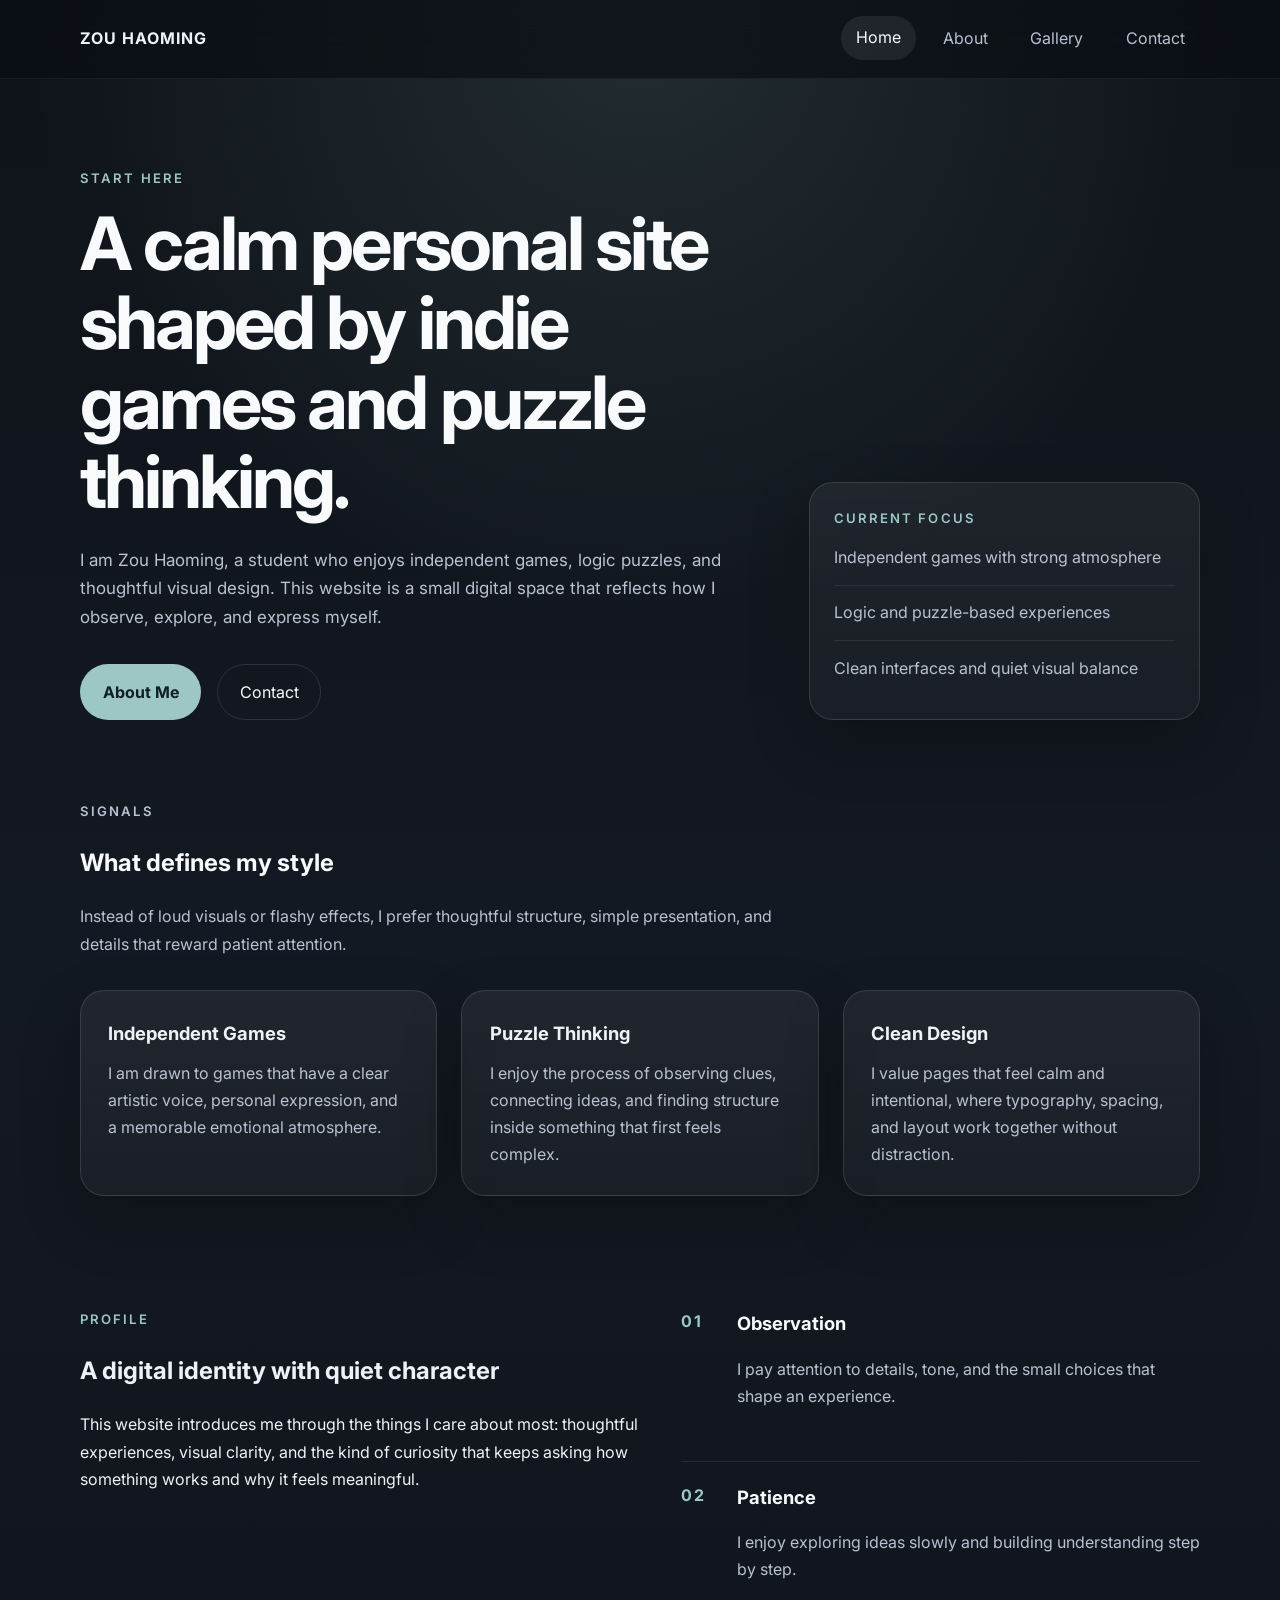
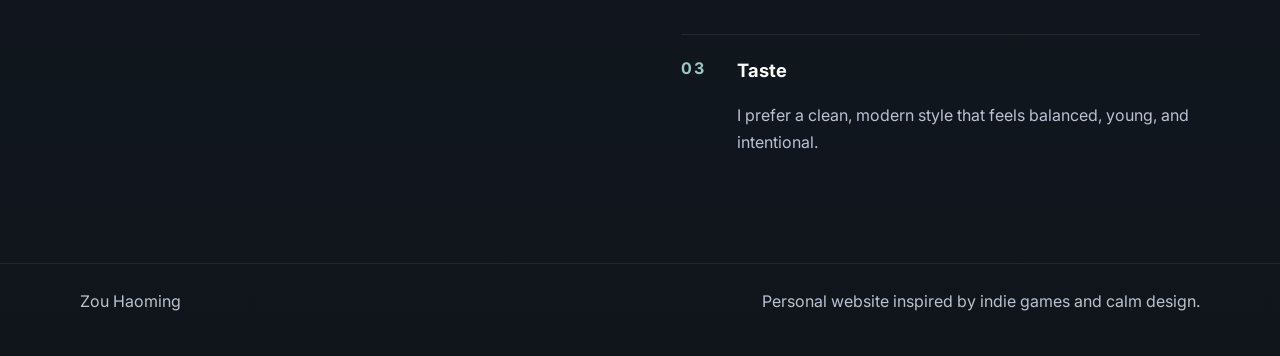
<file: index.html>
<!DOCTYPE html>
<html lang="en">
<head>
  <meta charset="UTF-8">
  <meta name="viewport" content="width=device-width, initial-scale=1.0">
  <meta
    name="description"
    content="Personal website of Zou Haoming, shaped by indie games, puzzle thinking, and clean visual design."
  >
  <title>Zou Haoming | Home</title>
  <link rel="preconnect" href="https://fonts.googleapis.com">
  <link rel="preconnect" href="https://fonts.gstatic.com" crossorigin>
  <link
    href="https://fonts.googleapis.com/css2?family=Inter:wght@400;500;600;700&display=swap"
    rel="stylesheet"
  >
  <link rel="stylesheet" href="styles/main.css">
</head>
<body>
  <header class="site-header">
    <div class="container header-inner">
      <a class="brand" href="index.html">Zou Haoming</a>
      <nav class="site-nav" aria-label="Main navigation">
        <a class="active" href="index.html">Home</a>
        <a href="about.html">About</a>
        <a href="gallery.html">Gallery</a>
        <a href="contact.html">Contact</a>
      </nav>
    </div>
  </header>

  <main>
    <section class="hero">
      <div class="container hero-grid">
        <div class="hero-copy">
          <p class="eyebrow">Start Here</p>
          <h1>A calm personal site shaped by indie games and puzzle thinking.</h1>
          <p class="lead">
            I am Zou Haoming, a student who enjoys independent games, logic puzzles,
            and thoughtful visual design. This website is a small digital space that
            reflects how I observe, explore, and express myself.
          </p>
          <div class="hero-actions">
            <a class="button button-primary" href="about.html">About Me</a>
            <a class="button button-secondary" href="contact.html">Contact</a>
          </div>
        </div>

        <aside class="hero-panel" aria-label="Personal highlights">
          <p class="panel-label">Current Focus</p>
          <ul class="panel-list">
            <li>Independent games with strong atmosphere</li>
            <li>Logic and puzzle-based experiences</li>
            <li>Clean interfaces and quiet visual balance</li>
          </ul>
        </aside>
      </div>
    </section>

    <section class="section">
      <div class="container">
        <div class="section-heading">
          <p class="eyebrow">Signals</p>
          <h2>What defines my style</h2>
          <p>
            Instead of loud visuals or flashy effects, I prefer thoughtful structure,
            simple presentation, and details that reward patient attention.
          </p>
        </div>

        <div class="card-grid three-columns">
          <article class="card">
            <h3>Independent Games</h3>
            <p>
              I am drawn to games that have a clear artistic voice, personal expression,
              and a memorable emotional atmosphere.
            </p>
          </article>

          <article class="card">
            <h3>Puzzle Thinking</h3>
            <p>
              I enjoy the process of observing clues, connecting ideas, and finding
              structure inside something that first feels complex.
            </p>
          </article>

          <article class="card">
            <h3>Clean Design</h3>
            <p>
              I value pages that feel calm and intentional, where typography, spacing,
              and layout work together without distraction.
            </p>
          </article>
        </div>
      </div>
    </section>

    <section class="section section-muted">
      <div class="container split-layout">
        <div>
          <p class="eyebrow">Profile</p>
          <h2>A digital identity with quiet character</h2>
          <p>
            This website introduces me through the things I care about most: thoughtful
            experiences, visual clarity, and the kind of curiosity that keeps asking
            how something works and why it feels meaningful.
          </p>
        </div>

        <div class="stack-list" aria-label="Personal qualities">
          <div class="stack-item">
            <span class="stack-number">01</span>
            <div>
              <h3>Observation</h3>
              <p>I pay attention to details, tone, and the small choices that shape an experience.</p>
            </div>
          </div>
          <div class="stack-item">
            <span class="stack-number">02</span>
            <div>
              <h3>Patience</h3>
              <p>I enjoy exploring ideas slowly and building understanding step by step.</p>
            </div>
          </div>
          <div class="stack-item">
            <span class="stack-number">03</span>
            <div>
              <h3>Taste</h3>
              <p>I prefer a clean, modern style that feels balanced, young, and intentional.</p>
            </div>
          </div>
        </div>
      </div>
    </section>
  </main>

  <footer class="site-footer">
    <div class="container footer-inner">
      <p>Zou Haoming</p>
      <p>Personal website inspired by indie games and calm design.</p>
    </div>
  </footer>
</body>
</html>
</file>
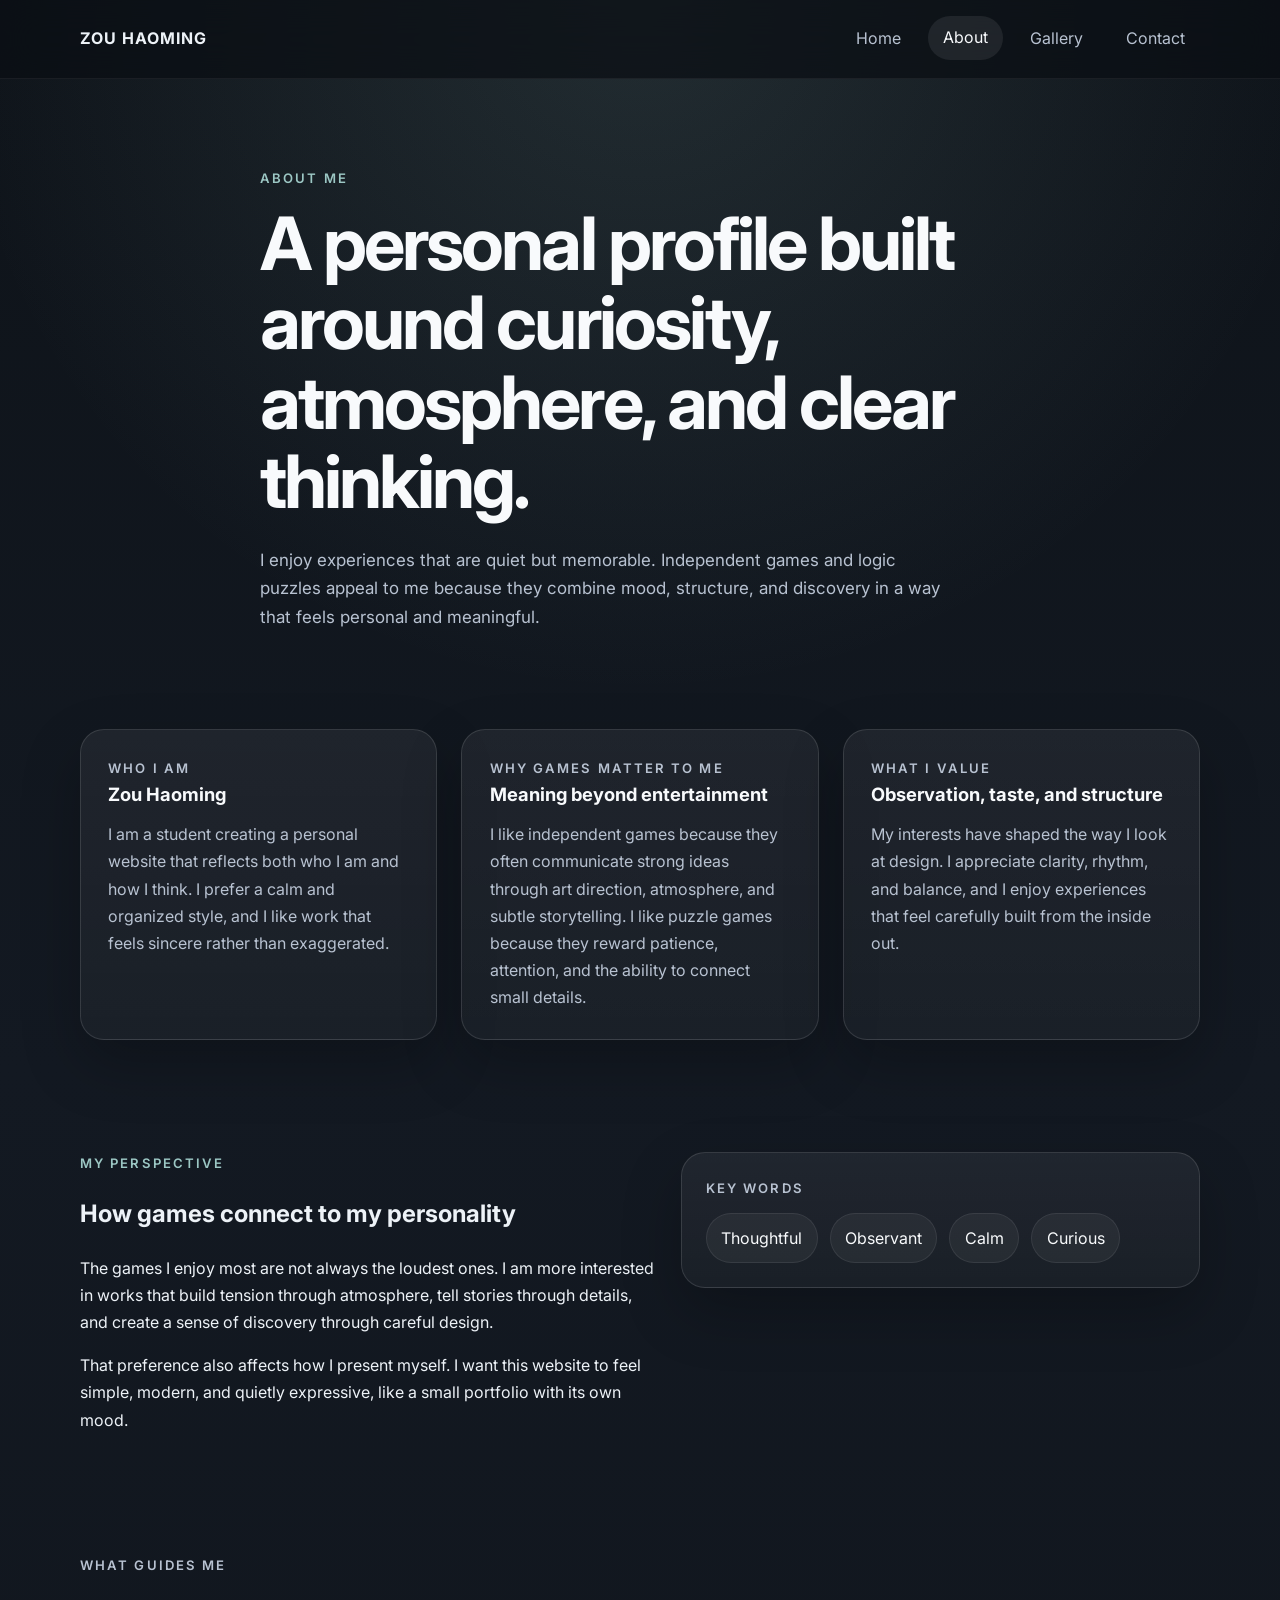
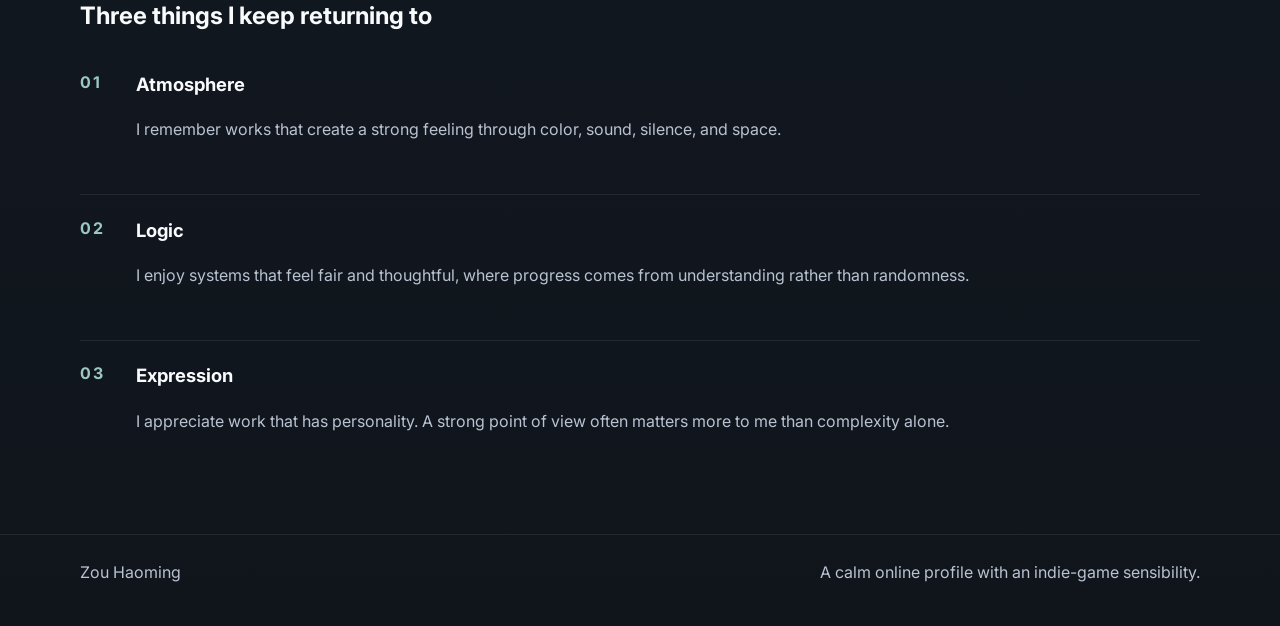
<file: about.html>
<!DOCTYPE html>
<html lang="en">
<head>
  <meta charset="UTF-8">
  <meta name="viewport" content="width=device-width, initial-scale=1.0">
  <meta
    name="description"
    content="About Zou Haoming and the ideas behind his interest in indie games, puzzle design, and visual clarity."
  >
  <title>Zou Haoming | About</title>
  <link rel="preconnect" href="https://fonts.googleapis.com">
  <link rel="preconnect" href="https://fonts.gstatic.com" crossorigin>
  <link
    href="https://fonts.googleapis.com/css2?family=Inter:wght@400;500;600;700&display=swap"
    rel="stylesheet"
  >
  <link rel="stylesheet" href="styles/main.css">
</head>
<body>
  <header class="site-header">
    <div class="container header-inner">
      <a class="brand" href="index.html">Zou Haoming</a>
      <nav class="site-nav" aria-label="Main navigation">
        <a href="index.html">Home</a>
        <a class="active" href="about.html">About</a>
        <a href="gallery.html">Gallery</a>
        <a href="contact.html">Contact</a>
      </nav>
    </div>
  </header>

  <main>
    <section class="page-intro">
      <div class="container narrow">
        <p class="eyebrow">About Me</p>
        <h1>A personal profile built around curiosity, atmosphere, and clear thinking.</h1>
        <p class="lead">
          I enjoy experiences that are quiet but memorable. Independent games and logic
          puzzles appeal to me because they combine mood, structure, and discovery in a
          way that feels personal and meaningful.
        </p>
      </div>
    </section>

    <section class="section">
      <div class="container card-grid">
        <article class="card">
          <p class="mini-label">Who I Am</p>
          <h2>Zou Haoming</h2>
          <p>
            I am a student creating a personal website that reflects both who I am and
            how I think. I prefer a calm and organized style, and I like work that feels
            sincere rather than exaggerated.
          </p>
        </article>

        <article class="card">
          <p class="mini-label">Why Games Matter To Me</p>
          <h2>Meaning beyond entertainment</h2>
          <p>
            I like independent games because they often communicate strong ideas through
            art direction, atmosphere, and subtle storytelling. I like puzzle games because
            they reward patience, attention, and the ability to connect small details.
          </p>
        </article>

        <article class="card">
          <p class="mini-label">What I Value</p>
          <h2>Observation, taste, and structure</h2>
          <p>
            My interests have shaped the way I look at design. I appreciate clarity,
            rhythm, and balance, and I enjoy experiences that feel carefully built from
            the inside out.
          </p>
        </article>
      </div>
    </section>

    <section class="section section-muted">
      <div class="container split-layout">
        <div>
          <p class="eyebrow">My Perspective</p>
          <h2>How games connect to my personality</h2>
          <p>
            The games I enjoy most are not always the loudest ones. I am more interested
            in works that build tension through atmosphere, tell stories through details,
            and create a sense of discovery through careful design.
          </p>
          <p>
            That preference also affects how I present myself. I want this website to feel
            simple, modern, and quietly expressive, like a small portfolio with its own mood.
          </p>
        </div>

        <div class="quote-card">
          <p class="mini-label">Key Words</p>
          <ul class="tag-list" aria-label="Personal keywords">
            <li>Thoughtful</li>
            <li>Observant</li>
            <li>Calm</li>
            <li>Curious</li>
          </ul>
        </div>
      </div>
    </section>

    <section class="section">
      <div class="container">
        <div class="section-heading">
          <p class="eyebrow">What Guides Me</p>
          <h2>Three things I keep returning to</h2>
        </div>

        <div class="timeline">
          <article class="timeline-item">
            <span class="timeline-mark">01</span>
            <div>
              <h3>Atmosphere</h3>
              <p>
                I remember works that create a strong feeling through color, sound,
                silence, and space.
              </p>
            </div>
          </article>

          <article class="timeline-item">
            <span class="timeline-mark">02</span>
            <div>
              <h3>Logic</h3>
              <p>
                I enjoy systems that feel fair and thoughtful, where progress comes from
                understanding rather than randomness.
              </p>
            </div>
          </article>

          <article class="timeline-item">
            <span class="timeline-mark">03</span>
            <div>
              <h3>Expression</h3>
              <p>
                I appreciate work that has personality. A strong point of view often matters
                more to me than complexity alone.
              </p>
            </div>
          </article>
        </div>
      </div>
    </section>
  </main>

  <footer class="site-footer">
    <div class="container footer-inner">
      <p>Zou Haoming</p>
      <p>A calm online profile with an indie-game sensibility.</p>
    </div>
  </footer>
</body>
</html>
</file>
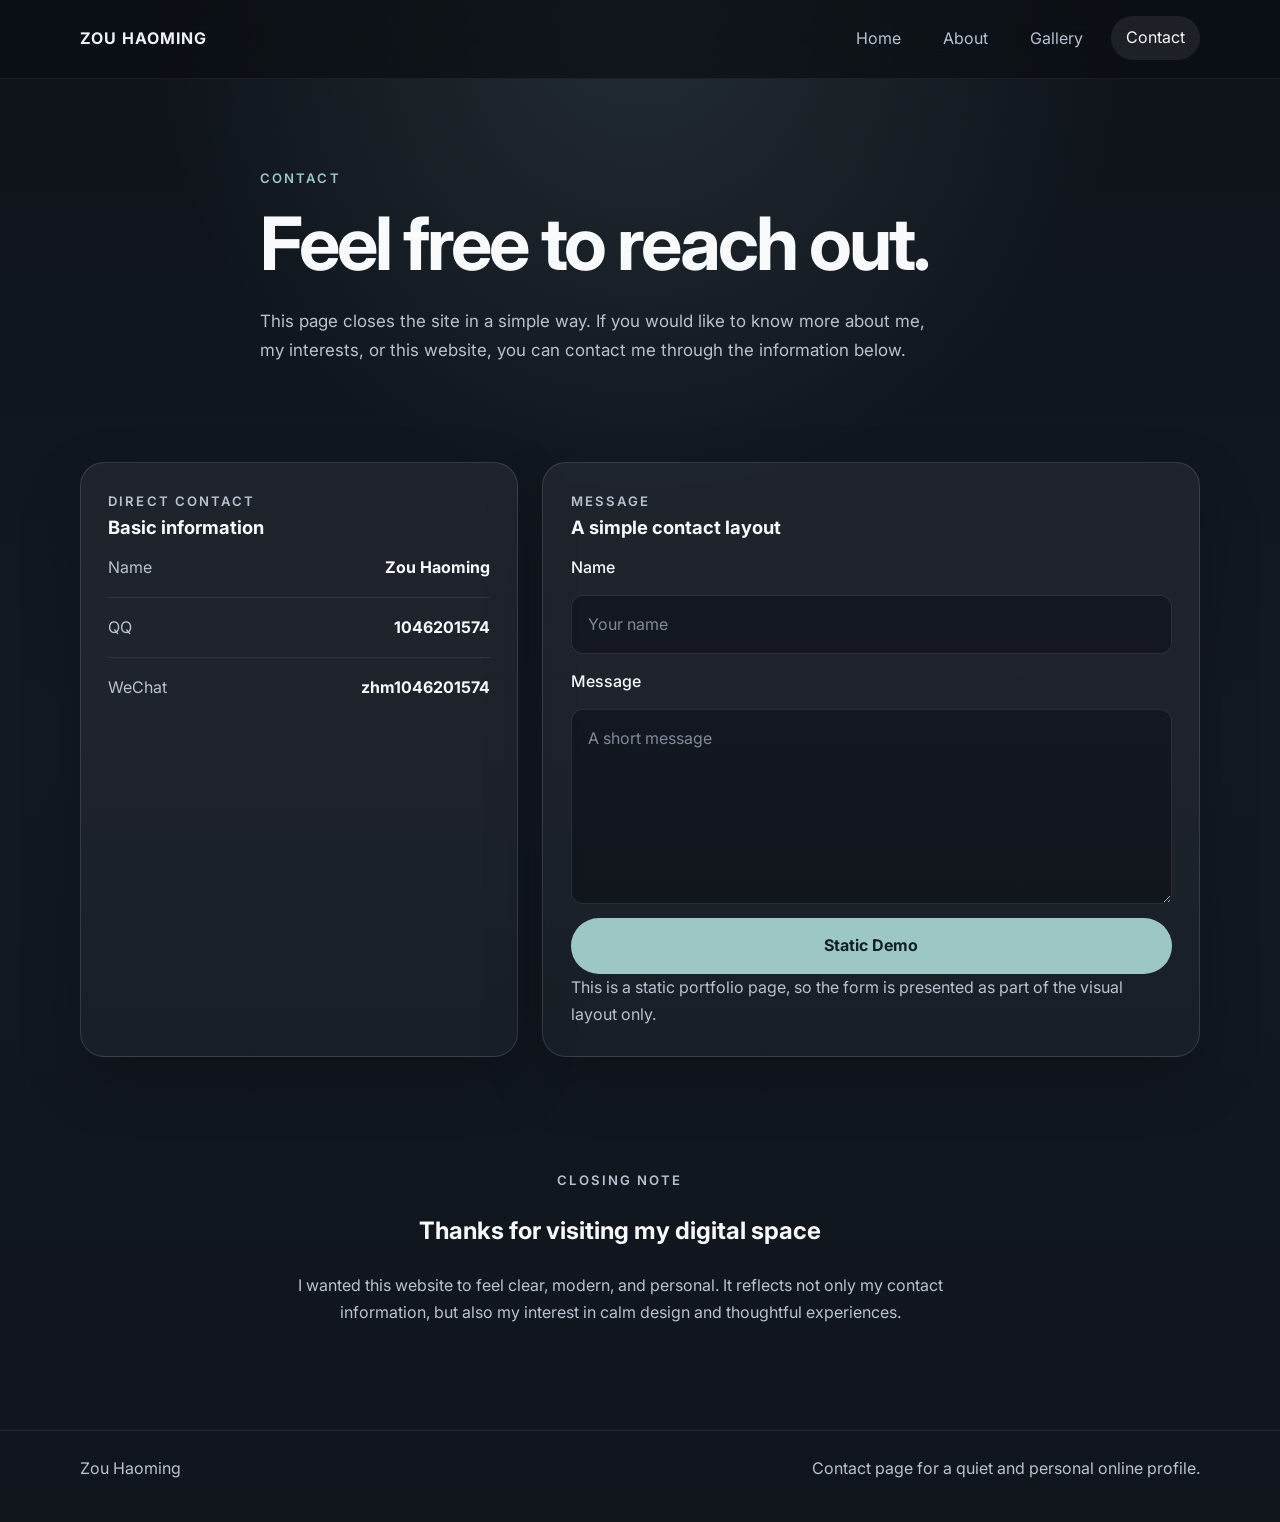
<file: contact.html>
<!DOCTYPE html>
<html lang="en">
<head>
  <meta charset="UTF-8">
  <meta name="viewport" content="width=device-width, initial-scale=1.0">
  <meta
    name="description"
    content="Contact information for Zou Haoming."
  >
  <title>Zou Haoming | Contact</title>
  <link rel="preconnect" href="https://fonts.googleapis.com">
  <link rel="preconnect" href="https://fonts.gstatic.com" crossorigin>
  <link
    href="https://fonts.googleapis.com/css2?family=Inter:wght@400;500;600;700&display=swap"
    rel="stylesheet"
  >
  <link rel="stylesheet" href="styles/main.css">
</head>
<body>
  <header class="site-header">
    <div class="container header-inner">
      <a class="brand" href="index.html">Zou Haoming</a>
      <nav class="site-nav" aria-label="Main navigation">
        <a href="index.html">Home</a>
        <a href="about.html">About</a>
        <a href="gallery.html">Gallery</a>
        <a class="active" href="contact.html">Contact</a>
      </nav>
    </div>
  </header>

  <main>
    <section class="page-intro">
      <div class="container narrow">
        <p class="eyebrow">Contact</p>
        <h1>Feel free to reach out.</h1>
        <p class="lead">
          This page closes the site in a simple way. If you would like to know more about
          me, my interests, or this website, you can contact me through the information below.
        </p>
      </div>
    </section>

    <section class="section">
      <div class="container contact-grid">
        <article class="card">
          <p class="mini-label">Direct Contact</p>
          <h2>Basic information</h2>
          <ul class="contact-list">
            <li><span>Name</span><strong>Zou Haoming</strong></li>
            <li><span>QQ</span><strong>1046201574</strong></li>
            <li><span>WeChat</span><strong>zhm1046201574</strong></li>
          </ul>
        </article>

        <article class="card">
          <p class="mini-label">Message</p>
          <h2>A simple contact layout</h2>
          <form class="contact-form">
            <label for="name">Name</label>
            <input id="name" name="name" type="text" placeholder="Your name">

            <label for="message">Message</label>
            <textarea id="message" name="message" rows="6" placeholder="A short message"></textarea>

            <button class="button button-primary" type="button">Static Demo</button>
          </form>
          <p class="form-note">
            This is a static portfolio page, so the form is presented as part of the visual layout only.
          </p>
        </article>
      </div>
    </section>

    <section class="section section-muted">
      <div class="container narrow">
        <div class="section-heading center">
          <p class="eyebrow">Closing Note</p>
          <h2>Thanks for visiting my digital space</h2>
          <p>
            I wanted this website to feel clear, modern, and personal. It reflects not only
            my contact information, but also my interest in calm design and thoughtful experiences.
          </p>
        </div>
      </div>
    </section>
  </main>

  <footer class="site-footer">
    <div class="container footer-inner">
      <p>Zou Haoming</p>
      <p>Contact page for a quiet and personal online profile.</p>
    </div>
  </footer>
</body>
</html>
</file>
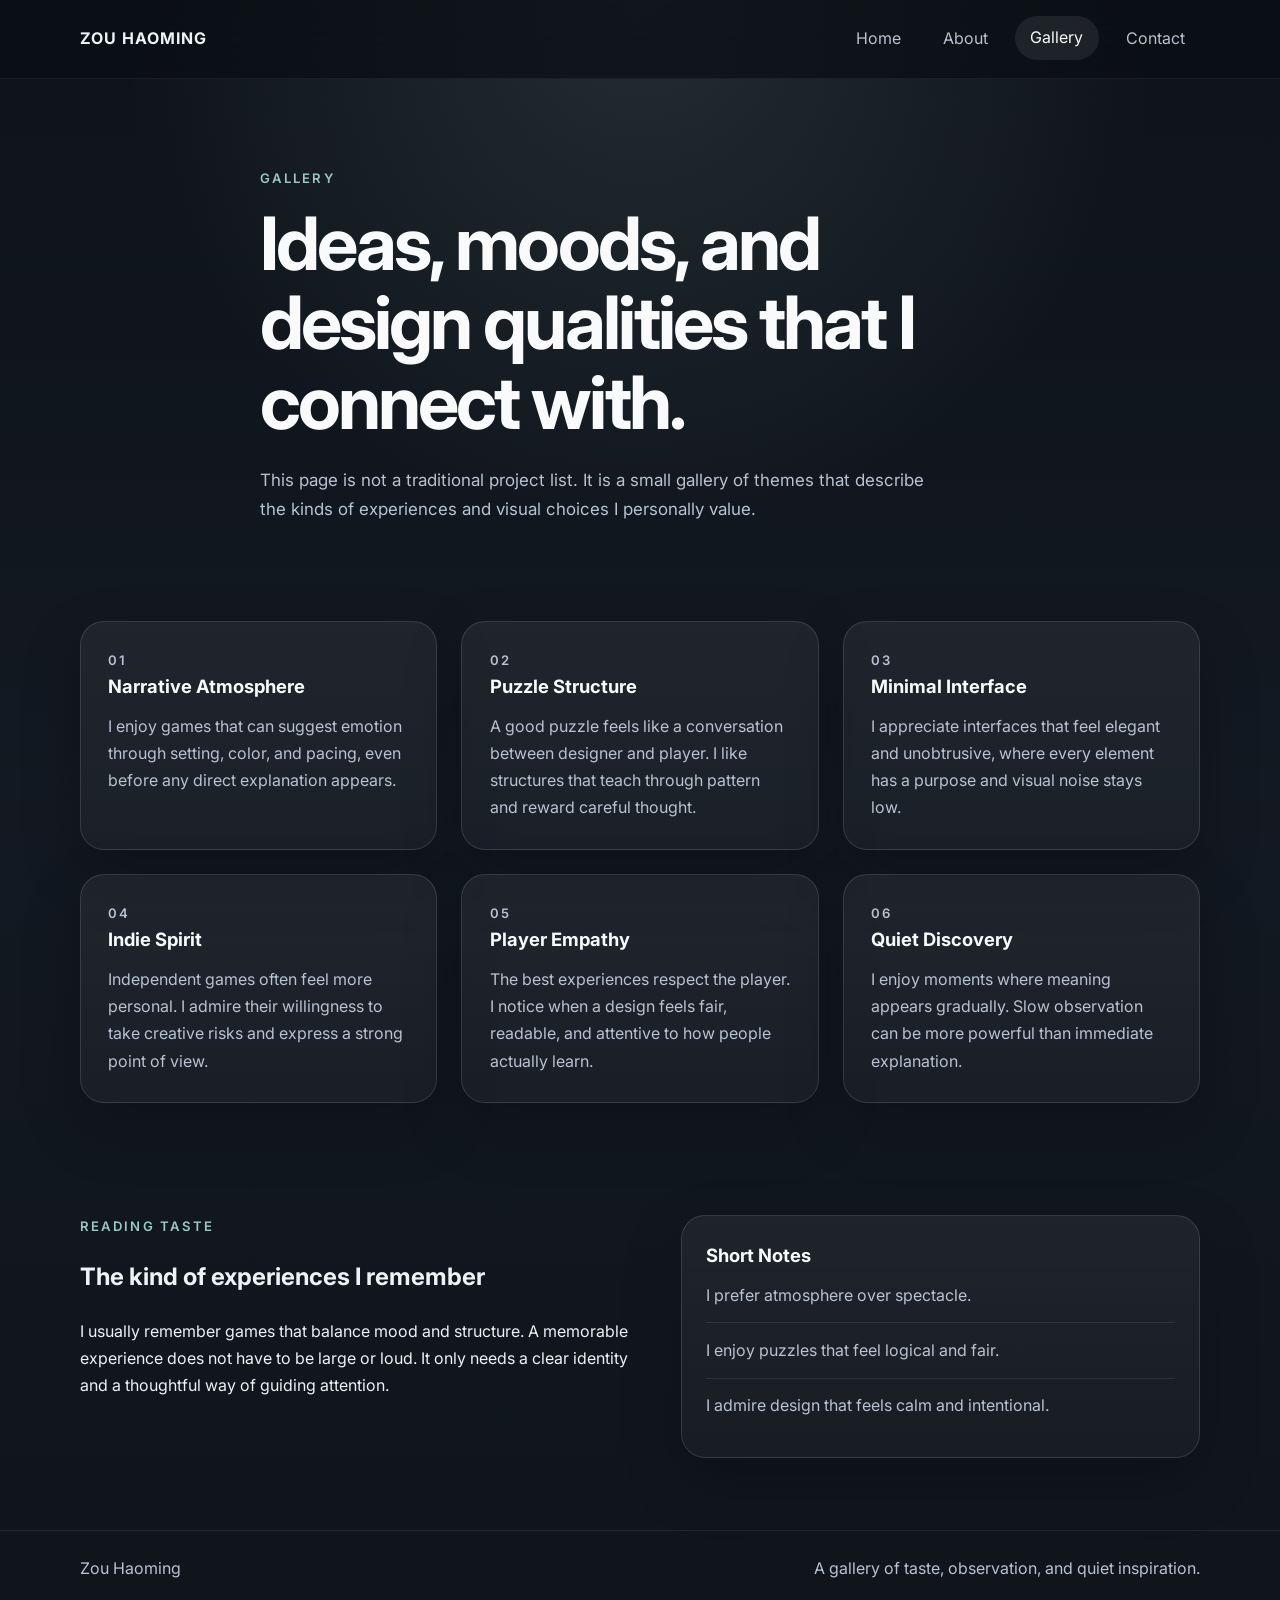
<file: gallery.html>
<!DOCTYPE html>
<html lang="en">
<head>
  <meta charset="UTF-8">
  <meta name="viewport" content="width=device-width, initial-scale=1.0">
  <meta
    name="description"
    content="A gallery of design themes and game-related ideas that shape Zou Haoming's personal taste."
  >
  <title>Zou Haoming | Gallery</title>
  <link rel="preconnect" href="https://fonts.googleapis.com">
  <link rel="preconnect" href="https://fonts.gstatic.com" crossorigin>
  <link
    href="https://fonts.googleapis.com/css2?family=Inter:wght@400;500;600;700&display=swap"
    rel="stylesheet"
  >
  <link rel="stylesheet" href="styles/main.css">
</head>
<body>
  <header class="site-header">
    <div class="container header-inner">
      <a class="brand" href="index.html">Zou Haoming</a>
      <nav class="site-nav" aria-label="Main navigation">
        <a href="index.html">Home</a>
        <a href="about.html">About</a>
        <a class="active" href="gallery.html">Gallery</a>
        <a href="contact.html">Contact</a>
      </nav>
    </div>
  </header>

  <main>
    <section class="page-intro">
      <div class="container narrow">
        <p class="eyebrow">Gallery</p>
        <h1>Ideas, moods, and design qualities that I connect with.</h1>
        <p class="lead">
          This page is not a traditional project list. It is a small gallery of themes
          that describe the kinds of experiences and visual choices I personally value.
        </p>
      </div>
    </section>

    <section class="section">
      <div class="container card-grid three-columns">
        <article class="card">
          <p class="mini-label">01</p>
          <h2>Narrative Atmosphere</h2>
          <p>
            I enjoy games that can suggest emotion through setting, color, and pacing,
            even before any direct explanation appears.
          </p>
        </article>

        <article class="card">
          <p class="mini-label">02</p>
          <h2>Puzzle Structure</h2>
          <p>
            A good puzzle feels like a conversation between designer and player. I like
            structures that teach through pattern and reward careful thought.
          </p>
        </article>

        <article class="card">
          <p class="mini-label">03</p>
          <h2>Minimal Interface</h2>
          <p>
            I appreciate interfaces that feel elegant and unobtrusive, where every element
            has a purpose and visual noise stays low.
          </p>
        </article>

        <article class="card">
          <p class="mini-label">04</p>
          <h2>Indie Spirit</h2>
          <p>
            Independent games often feel more personal. I admire their willingness to take
            creative risks and express a strong point of view.
          </p>
        </article>

        <article class="card">
          <p class="mini-label">05</p>
          <h2>Player Empathy</h2>
          <p>
            The best experiences respect the player. I notice when a design feels fair,
            readable, and attentive to how people actually learn.
          </p>
        </article>

        <article class="card">
          <p class="mini-label">06</p>
          <h2>Quiet Discovery</h2>
          <p>
            I enjoy moments where meaning appears gradually. Slow observation can be more
            powerful than immediate explanation.
          </p>
        </article>
      </div>
    </section>

    <section class="section section-muted">
      <div class="container split-layout">
        <div>
          <p class="eyebrow">Reading Taste</p>
          <h2>The kind of experiences I remember</h2>
          <p>
            I usually remember games that balance mood and structure. A memorable experience
            does not have to be large or loud. It only needs a clear identity and a thoughtful
            way of guiding attention.
          </p>
        </div>

        <div class="note-panel">
          <h3>Short Notes</h3>
          <ul class="panel-list">
            <li>I prefer atmosphere over spectacle.</li>
            <li>I enjoy puzzles that feel logical and fair.</li>
            <li>I admire design that feels calm and intentional.</li>
          </ul>
        </div>
      </div>
    </section>
  </main>

  <footer class="site-footer">
    <div class="container footer-inner">
      <p>Zou Haoming</p>
      <p>A gallery of taste, observation, and quiet inspiration.</p>
    </div>
  </footer>
</body>
</html>
</file>
<file: styles/main.css>
:root {
  --bg: #11161d;
  --bg-soft: #171d26;
  --panel: rgba(255, 255, 255, 0.05);
  --panel-strong: rgba(255, 255, 255, 0.08);
  --line: rgba(255, 255, 255, 0.12);
  --text: #edf2f7;
  --text-soft: #b8c2d1;
  --heading: #f8fafc;
  --accent: #9cc7c4;
  --accent-strong: #bedbd8;
  --shadow: 0 24px 60px rgba(0, 0, 0, 0.24);
  --radius-lg: 24px;
  --radius-md: 18px;
  --radius-sm: 12px;
  --container: 1120px;
}

*,
*::before,
*::after {
  box-sizing: border-box;
}

html {
  scroll-behavior: smooth;
}

body {
  margin: 0;
  font-family: "Inter", Arial, sans-serif;
  color: var(--text);
  background:
    radial-gradient(circle at top, rgba(156, 199, 196, 0.14), transparent 30%),
    linear-gradient(180deg, #0e1319 0%, #131922 48%, #10151c 100%);
  line-height: 1.7;
}

img {
  max-width: 100%;
  display: block;
}

a {
  color: inherit;
  text-decoration: none;
}

button,
input,
textarea {
  font: inherit;
}

.container {
  width: min(calc(100% - 3rem), var(--container));
  margin: 0 auto;
}

.narrow {
  width: min(calc(100% - 3rem), 760px);
  margin: 0 auto;
}

.site-header {
  position: sticky;
  top: 0;
  z-index: 10;
  backdrop-filter: blur(18px);
  background: rgba(10, 14, 20, 0.72);
  border-bottom: 1px solid rgba(255, 255, 255, 0.06);
}

.header-inner,
.footer-inner {
  display: flex;
  align-items: center;
  justify-content: space-between;
  gap: 1.5rem;
}

.header-inner {
  min-height: 78px;
}

.brand {
  font-size: 1rem;
  font-weight: 700;
  letter-spacing: 0.06em;
  text-transform: uppercase;
}

.site-nav {
  display: flex;
  flex-wrap: wrap;
  gap: 0.75rem;
}

.site-nav a {
  padding: 0.55rem 0.95rem;
  border-radius: 999px;
  color: var(--text-soft);
  transition: background-color 0.2s ease, color 0.2s ease, transform 0.2s ease;
}

.site-nav a:hover,
.site-nav a:focus-visible,
.site-nav a.active {
  color: var(--heading);
  background: rgba(255, 255, 255, 0.08);
  transform: translateY(-1px);
}

.hero,
.page-intro {
  padding: 5.5rem 0 3rem;
}

.hero-grid,
.split-layout,
.contact-grid {
  display: grid;
  gap: 1.5rem;
}

.hero-grid {
  grid-template-columns: minmax(0, 1.35fr) minmax(280px, 0.75fr);
  align-items: end;
}

.hero h1,
.page-intro h1,
.section-heading h2,
.card h2,
.stack-item h3,
.timeline-item h3,
.note-panel h3 {
  color: var(--heading);
}

.hero h1,
.page-intro h1 {
  margin: 0;
  font-size: clamp(2.7rem, 6vw, 4.6rem);
  line-height: 1.08;
  letter-spacing: -0.04em;
}

.lead,
.section-heading p,
.card p,
.stack-item p,
.timeline-item p,
.note-panel p,
.quote-card p,
.form-note,
.panel-list,
.contact-list,
.footer-inner p {
  color: var(--text-soft);
}

.hero-copy .lead,
.page-intro .lead {
  margin-top: 1.5rem;
  font-size: 1.06rem;
  max-width: 62ch;
}

.eyebrow,
.mini-label,
.panel-label {
  margin: 0 0 0.9rem;
  color: var(--accent);
  font-size: 0.82rem;
  font-weight: 600;
  letter-spacing: 0.16em;
  text-transform: uppercase;
}

.hero-actions {
  display: flex;
  flex-wrap: wrap;
  gap: 1rem;
  margin-top: 2rem;
}

.button {
  display: inline-flex;
  align-items: center;
  justify-content: center;
  min-height: 48px;
  padding: 0.85rem 1.35rem;
  border-radius: 999px;
  border: 1px solid transparent;
  cursor: pointer;
  transition: transform 0.2s ease, border-color 0.2s ease, background-color 0.2s ease;
}

.button:hover,
.button:focus-visible {
  transform: translateY(-2px);
}

.button-primary {
  background: var(--accent);
  color: #102026;
  font-weight: 700;
}

.button-primary:hover,
.button-primary:focus-visible {
  background: var(--accent-strong);
}

.button-secondary {
  border-color: var(--line);
  color: var(--heading);
  background: transparent;
}

.button-secondary:hover,
.button-secondary:focus-visible {
  background: rgba(255, 255, 255, 0.06);
}

.hero-panel,
.card,
.quote-card,
.note-panel {
  background: linear-gradient(180deg, rgba(255, 255, 255, 0.06), rgba(255, 255, 255, 0.03));
  border: 1px solid var(--line);
  border-radius: var(--radius-lg);
  box-shadow: var(--shadow);
}

.hero-panel,
.quote-card,
.note-panel {
  padding: 1.5rem;
}

.panel-list,
.contact-list,
.tag-list {
  margin: 0;
  padding: 0;
  list-style: none;
}

.panel-list li {
  padding: 0.85rem 0;
  border-top: 1px solid rgba(255, 255, 255, 0.08);
}

.panel-list li:first-child {
  border-top: 0;
  padding-top: 0;
}

.section {
  padding: 2rem 0 4rem;
}

.section-muted {
  padding: 3rem 0 4.5rem;
}

.section-heading {
  max-width: 720px;
  margin-bottom: 2rem;
}

.section-heading.center {
  text-align: center;
}

.card-grid {
  display: grid;
  gap: 1.5rem;
  grid-template-columns: repeat(3, minmax(0, 1fr));
}

.three-columns {
  grid-template-columns: repeat(3, minmax(0, 1fr));
}

.card {
  padding: 1.7rem;
}

.card h2,
.card h3,
.stack-item h3,
.timeline-item h3,
.note-panel h3 {
  margin: 0 0 0.65rem;
  font-size: 1.15rem;
}

.card p {
  margin: 0;
}

.split-layout {
  grid-template-columns: minmax(0, 1fr) minmax(320px, 0.9fr);
  align-items: start;
}

.stack-list,
.timeline {
  display: grid;
  gap: 1rem;
}

.stack-item,
.timeline-item {
  display: flex;
  gap: 1rem;
  padding: 1.2rem 0;
  border-top: 1px solid rgba(255, 255, 255, 0.08);
}

.stack-item:first-child,
.timeline-item:first-child {
  padding-top: 0;
  border-top: 0;
}

.stack-number,
.timeline-mark {
  flex: 0 0 auto;
  min-width: 2.5rem;
  color: var(--accent);
  font-weight: 700;
  letter-spacing: 0.12em;
}

.tag-list {
  display: flex;
  flex-wrap: wrap;
  gap: 0.75rem;
}

.tag-list li {
  padding: 0.65rem 0.9rem;
  background: rgba(255, 255, 255, 0.05);
  border: 1px solid rgba(255, 255, 255, 0.08);
  border-radius: 999px;
  color: var(--heading);
}

.contact-grid {
  grid-template-columns: minmax(280px, 0.8fr) minmax(0, 1.2fr);
}

.contact-list li {
  display: flex;
  align-items: center;
  justify-content: space-between;
  gap: 1rem;
  padding: 1rem 0;
  border-top: 1px solid rgba(255, 255, 255, 0.08);
}

.contact-list li:first-child {
  border-top: 0;
  padding-top: 0;
}

.contact-list span {
  color: var(--text-soft);
}

.contact-list strong {
  color: var(--heading);
  text-align: right;
}

.contact-form {
  display: grid;
  gap: 0.85rem;
}

.contact-form label {
  color: var(--heading);
  font-weight: 500;
}

.contact-form input,
.contact-form textarea {
  width: 100%;
  border: 1px solid rgba(255, 255, 255, 0.1);
  border-radius: var(--radius-sm);
  padding: 0.95rem 1rem;
  background: rgba(8, 11, 16, 0.45);
  color: var(--text);
  resize: vertical;
}

.contact-form input::placeholder,
.contact-form textarea::placeholder {
  color: #7f8a9a;
}

.contact-form input:focus-visible,
.contact-form textarea:focus-visible {
  outline: 2px solid rgba(156, 199, 196, 0.55);
  outline-offset: 2px;
}

.form-note {
  margin: 1rem 0 0;
}

.site-footer {
  border-top: 1px solid rgba(255, 255, 255, 0.08);
  padding: 1.5rem 0 2.5rem;
}

.footer-inner {
  flex-wrap: wrap;
}

.footer-inner p {
  margin: 0;
}

@media (max-width: 900px) {
  .hero-grid,
  .split-layout,
  .contact-grid,
  .card-grid,
  .three-columns {
    grid-template-columns: 1fr;
  }

  .hero,
  .page-intro {
    padding-top: 4.5rem;
  }

  .header-inner,
  .footer-inner {
    flex-direction: column;
    align-items: flex-start;
  }

  .site-nav {
    width: 100%;
  }
}

@media (max-width: 640px) {
  .container,
  .narrow {
    width: min(calc(100% - 1.5rem), var(--container));
  }

  .hero,
  .page-intro {
    padding-top: 4rem;
  }

  .section {
    padding: 1.5rem 0 3rem;
  }

  .section-muted {
    padding: 2rem 0 3rem;
  }

  .hero-actions,
  .site-nav {
    flex-direction: column;
    align-items: stretch;
  }

  .site-nav a,
  .button {
    width: 100%;
    justify-content: center;
  }

  .contact-list li {
    flex-direction: column;
    align-items: flex-start;
  }
}
</file>
